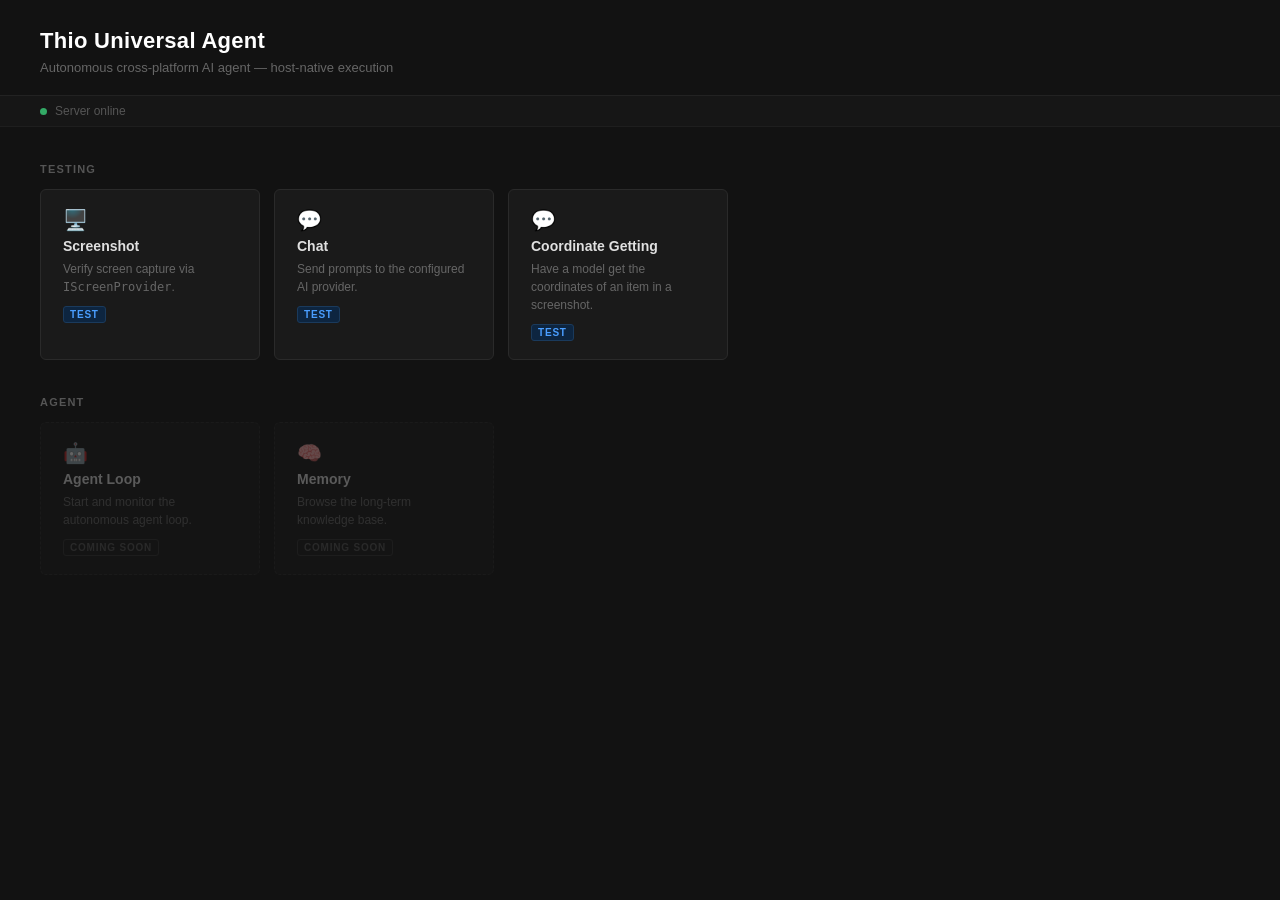
<file: wwwroot/index.html>
﻿<!DOCTYPE html>
<html lang="en">
<head>
    <meta charset="UTF-8">
    <meta name="viewport" content="width=device-width, initial-scale=1.0">
    <title>Thio Universal Agent</title>
    <style>
        *, *::before, *::after { box-sizing: border-box; margin: 0; padding: 0; }

        body {
            background-color: #121212;
            color: #e0e0e0;
            font-family: 'Segoe UI', Tahoma, Geneva, Verdana, sans-serif;
            min-height: 100vh;
            display: flex;
            flex-direction: column;
        }

        /* ---- Header ---- */
        header {
            padding: 28px 40px 20px;
            border-bottom: 1px solid #222;
        }

        header h1 {
            font-size: 22px;
            font-weight: 600;
            color: #ffffff;
            letter-spacing: 0.3px;
        }

        header p {
            margin-top: 6px;
            font-size: 13px;
            color: #666;
        }

        /* ---- Status bar ---- */
        #status-bar {
            display: flex;
            align-items: center;
            gap: 8px;
            padding: 8px 40px;
            background-color: #161616;
            border-bottom: 1px solid #1e1e1e;
            font-size: 12px;
            color: #555;
        }

        .status-dot {
            width: 7px;
            height: 7px;
            border-radius: 50%;
            background-color: #33aa66;
            flex-shrink: 0;
        }

        /* ---- Main ---- */
        main {
            flex: 1;
            padding: 36px 40px;
            display: flex;
            flex-direction: column;
            gap: 36px;
        }

        section h2 {
            font-size: 11px;
            font-weight: 600;
            text-transform: uppercase;
            letter-spacing: 1.2px;
            color: #555;
            margin-bottom: 14px;
        }

        /* ---- Cards ---- */
        .card-grid {
            display: flex;
            flex-wrap: wrap;
            gap: 14px;
        }

        .card {
            display: flex;
            flex-direction: column;
            gap: 6px;
            padding: 18px 22px;
            background-color: #1a1a1a;
            border: 1px solid #2a2a2a;
            border-radius: 6px;
            text-decoration: none;
            color: inherit;
            width: 220px;
            transition: border-color 0.15s, background-color 0.15s;
        }

        .card:hover {
            background-color: #1f1f1f;
            border-color: #4a9eff;
        }

        .card-icon { font-size: 20px; }

        .card-title {
            font-size: 14px;
            font-weight: 600;
            color: #e0e0e0;
        }

        .card-desc {
            font-size: 12px;
            color: #666;
            line-height: 1.5;
        }

        .card-tag {
            display: inline-block;
            margin-top: 4px;
            font-size: 10px;
            font-weight: 600;
            text-transform: uppercase;
            letter-spacing: 0.8px;
            color: #4a9eff;
            background-color: #0d2540;
            border: 1px solid #1a3a5c;
            border-radius: 3px;
            padding: 2px 6px;
            width: fit-content;
        }

        .card.placeholder {
            opacity: 0.35;
            pointer-events: none;
            border-style: dashed;
        }

        .card.placeholder .card-tag {
            color: #555;
            background-color: transparent;
            border-color: #333;
        }
    </style>
</head>
<body>

    <header>
        <h1>Thio Universal Agent</h1>
        <p>Autonomous cross-platform AI agent — host-native execution</p>
    </header>

    <div id="status-bar">
        <span class="status-dot"></span>
        <span>Server online</span>
    </div>

    <main>

        <section>
            <h2>Testing</h2>
            <div class="card-grid">

                <a class="card" href="/Testing/Screenshot.html">
                    <span class="card-icon">🖥️</span>
                    <span class="card-title">Screenshot</span>
                    <span class="card-desc">Verify screen capture via <code>IScreenProvider</code>.</span>
                    <span class="card-tag">Test</span>
                </a>

                <a class="card" href="/Testing/Test_Chat.html">
                    <span class="card-icon">💬</span>
                    <span class="card-title">Chat</span>
                    <span class="card-desc">Send prompts to the configured AI provider.</span>
                    <span class="card-tag">Test</span>
                </a>


                <a class="card" href="/Testing/Test_CoordinatePrompt.html">
                    <span class="card-icon">💬</span>
                    <span class="card-title">Coordinate Getting</span>
                    <span class="card-desc">Have a model get the coordinates of an item in a screenshot.</span>
                    <span class="card-tag">Test</span>
                </a>

            </div>
        </section>

        <section>
            <h2>Agent</h2>
            <div class="card-grid">

                <div class="card placeholder">
                    <span class="card-icon">🤖</span>
                    <span class="card-title">Agent Loop</span>
                    <span class="card-desc">Start and monitor the autonomous agent loop.</span>
                    <span class="card-tag">Coming soon</span>
                </div>

                <div class="card placeholder">
                    <span class="card-icon">🧠</span>
                    <span class="card-title">Memory</span>
                    <span class="card-desc">Browse the long-term knowledge base.</span>
                    <span class="card-tag">Coming soon</span>
                </div>

            </div>
        </section>

    </main>

</body>
</html>
</file>
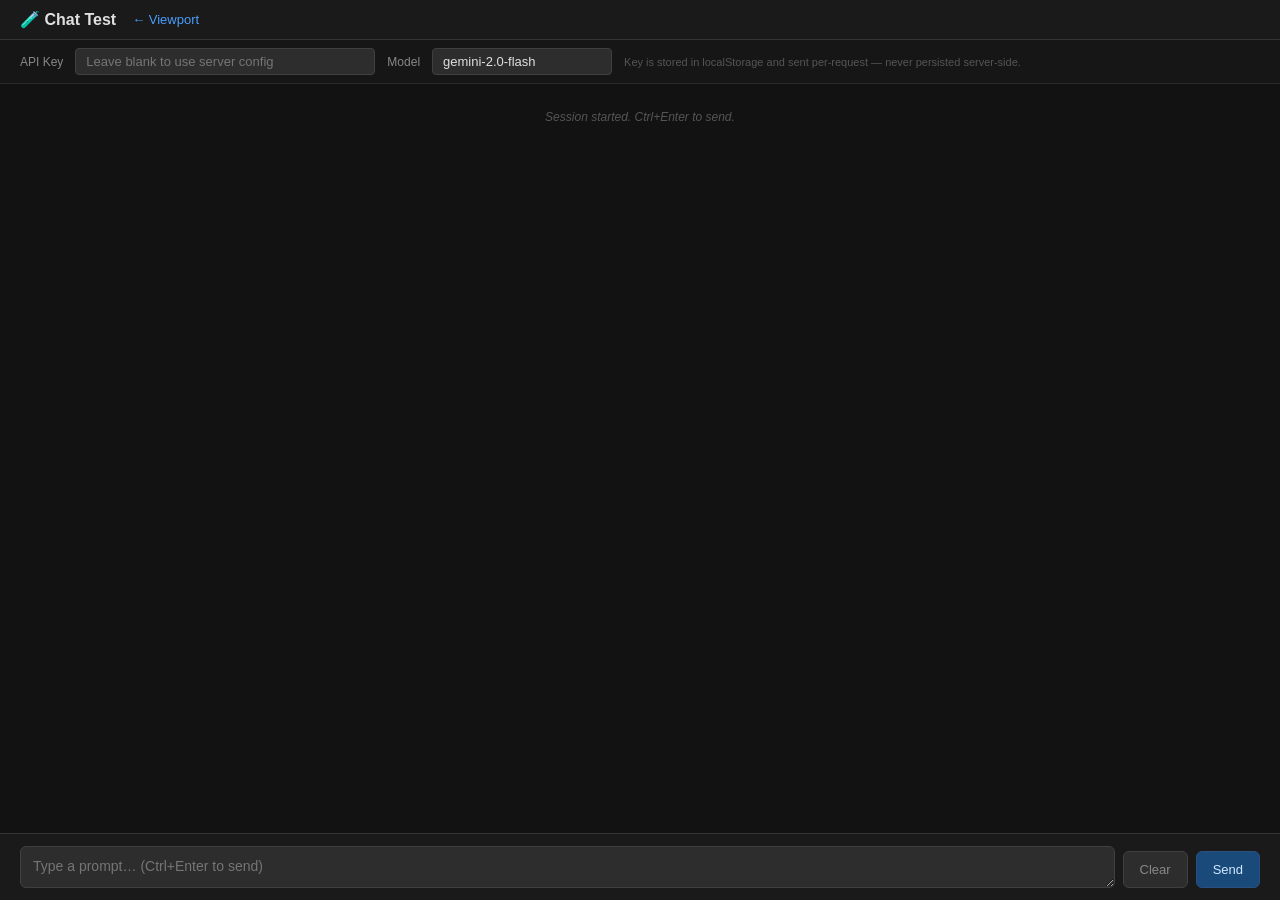
<file: wwwroot/Testing/Test_Chat.html>
<!DOCTYPE html>
<html lang="en">
<head>
    <meta charset="UTF-8">
    <meta name="viewport" content="width=device-width, initial-scale=1.0">
    <title>Chat Test — Thio Agent</title>
    <style>
        *, *::before, *::after { box-sizing: border-box; margin: 0; padding: 0; }

        body {
            background-color: #121212;
            color: #e0e0e0;
            font-family: 'Segoe UI', Tahoma, Geneva, Verdana, sans-serif;
            display: flex;
            flex-direction: column;
            height: 100vh;
            overflow: hidden;
        }

        /* ---- Header ---- */
        header {
            display: flex;
            align-items: center;
            gap: 16px;
            padding: 10px 20px;
            background-color: #1a1a1a;
            border-bottom: 1px solid #333;
            flex-shrink: 0;
        }

        header h1 { font-size: 16px; font-weight: 600; color: #e0e0e0; }

        header a { font-size: 13px; color: #4a9eff; text-decoration: none; }
        header a:hover { text-decoration: underline; }

        /* ---- Config bar ---- */
        #config-bar {
            display: flex;
            gap: 12px;
            align-items: center;
            padding: 8px 20px;
            background-color: #161616;
            border-bottom: 1px solid #2a2a2a;
            flex-shrink: 0;
            flex-wrap: wrap;
        }

        #config-bar label { font-size: 12px; color: #888; white-space: nowrap; }

        #config-bar input {
            background-color: #2d2d2d;
            color: #e0e0e0;
            border: 1px solid #404040;
            border-radius: 4px;
            padding: 5px 10px;
            font-size: 13px;
            font-family: inherit;
        }

        #config-bar input:focus { outline: none; border-color: #4a9eff; }

        #apiKeyInput { width: 300px; }
        #modelInput  { width: 180px; }

        .config-hint { font-size: 11px; color: #555; }

        /* ---- Messages area ---- */
        #messages {
            flex: 1;
            overflow-y: auto;
            padding: 20px;
            display: flex;
            flex-direction: column;
            gap: 14px;
        }

        .msg-row {
            display: flex;
            flex-direction: column;
        }

        .msg-row.user  { align-items: flex-end; }
        .msg-row.ai    { align-items: flex-start; }
        .msg-row.error { align-items: flex-start; }
        .msg-row.system { align-items: center; }

        .msg-label {
            font-size: 11px;
            color: #555;
            margin-bottom: 3px;
            padding: 0 4px;
        }

        .bubble {
            max-width: 75%;
            padding: 10px 14px;
            border-radius: 8px;
            font-size: 14px;
            line-height: 1.6;
            white-space: pre-wrap;
            word-break: break-word;
        }

        .bubble.user {
            background-color: #1e3a5f;
            border: 1px solid #2a5080;
            color: #d0e8ff;
        }

        .bubble.ai {
            background-color: #1e1e1e;
            border: 1px solid #333;
            color: #e0e0e0;
        }

        .bubble.error {
            background-color: #2d1515;
            border: 1px solid #5c2020;
            color: #ff7070;
        }

        .bubble.system {
            background: none;
            border: none;
            color: #555;
            font-size: 12px;
            font-style: italic;
            padding: 4px;
        }

        /* Thinking dots */
        .thinking {
            display: flex;
            gap: 5px;
            align-items: center;
            padding: 12px 14px;
        }

        .thinking span {
            width: 7px;
            height: 7px;
            background-color: #4a9eff;
            border-radius: 50%;
            animation: bounce 1.2s infinite ease-in-out;
        }

        .thinking span:nth-child(2) { animation-delay: 0.2s; }
        .thinking span:nth-child(3) { animation-delay: 0.4s; }

        @keyframes bounce {
            0%, 80%, 100% { transform: scale(0.7); opacity: 0.35; }
            40%            { transform: scale(1);   opacity: 1; }
        }

        /* ---- Input bar ---- */
        #input-bar {
            display: flex;
            gap: 8px;
            padding: 12px 20px;
            background-color: #1a1a1a;
            border-top: 1px solid #333;
            align-items: flex-end;
            flex-shrink: 0;
        }

        #promptInput {
            flex: 1;
            background-color: #2d2d2d;
            color: #e0e0e0;
            border: 1px solid #404040;
            border-radius: 6px;
            padding: 10px 12px;
            font-size: 14px;
            font-family: inherit;
            resize: vertical;
            min-height: 42px;
            max-height: 160px;
            line-height: 1.4;
        }

        #promptInput:focus { outline: none; border-color: #4a9eff; }

        button {
            font-family: inherit;
            border-radius: 6px;
            cursor: pointer;
            font-size: 13px;
            padding: 10px 16px;
            transition: background-color 0.15s;
        }

        #sendBtn {
            background-color: #1a4a7a;
            color: #d0e8ff;
            border: 1px solid #2a5080;
            white-space: nowrap;
        }

        #sendBtn:hover:not(:disabled) { background-color: #215a96; }

        #sendBtn:disabled { opacity: 0.45; cursor: not-allowed; }

        #clearBtn {
            background-color: #2d2d2d;
            color: #888;
            border: 1px solid #404040;
        }

        #clearBtn:hover { background-color: #3a3a3a; color: #ccc; }
    </style>
</head>
<body>

    <header>
        <h1>🧪 Chat Test</h1>
        <a href="/">← Viewport</a>
    </header>

    <div id="config-bar">
        <label for="apiKeyInput">API Key</label>
        <input type="password" id="apiKeyInput" placeholder="Leave blank to use server config" autocomplete="off" spellcheck="false" />
        <label for="modelInput">Model</label>
        <input type="text" id="modelInput" value="gemini-2.0-flash" spellcheck="false" />
        <span class="config-hint">Key is stored in localStorage and sent per-request — never persisted server-side.</span>
    </div>

    <div id="messages"></div>

    <div id="input-bar">
        <textarea id="promptInput" placeholder="Type a prompt… (Ctrl+Enter to send)" rows="1"></textarea>
        <button id="clearBtn">Clear</button>
        <button id="sendBtn">Send</button>
    </div>

    <script>
        const messagesEl  = document.getElementById('messages');
        const promptInput = document.getElementById('promptInput');
        const sendBtn     = document.getElementById('sendBtn');
        const clearBtn    = document.getElementById('clearBtn');
        const apiKeyInput = document.getElementById('apiKeyInput');
        const modelInput  = document.getElementById('modelInput');

        // Restore config from localStorage so it survives page refreshes.
        apiKeyInput.value = localStorage.getItem('test_apiKey') || '';
        modelInput.value  = localStorage.getItem('test_model')  || 'gemini-2.0-flash';

        apiKeyInput.addEventListener('change', () => localStorage.setItem('test_apiKey', apiKeyInput.value));
        modelInput.addEventListener('change',  () => localStorage.setItem('test_model',  modelInput.value));

        appendSystem('Session started. Ctrl+Enter to send.');

        // ---- DOM helpers ----

        function appendSystem(text) {
            const row = document.createElement('div');
            row.className = 'msg-row system';
            const bubble = document.createElement('div');
            bubble.className = 'bubble system';
            bubble.textContent = text;
            row.appendChild(bubble);
            messagesEl.appendChild(row);
            scrollToBottom();
        }

        function appendBubble(role, text) {
            const row = document.createElement('div');
            row.className = `msg-row ${role}`;

            if (role !== 'system') {
                const label = document.createElement('div');
                label.className = 'msg-label';
                label.textContent = role === 'user' ? 'You' : 'AI';
                row.appendChild(label);
            }

            const bubble = document.createElement('div');
            bubble.className = `bubble ${role}`;
            bubble.textContent = text;
            row.appendChild(bubble);
            messagesEl.appendChild(row);
            scrollToBottom();
            return bubble;
        }

        function appendThinking() {
            const row = document.createElement('div');
            row.className = 'msg-row ai';

            const label = document.createElement('div');
            label.className = 'msg-label';
            label.textContent = 'AI';

            const bubble = document.createElement('div');
            bubble.className = 'bubble ai thinking';
            bubble.innerHTML = '<span></span><span></span><span></span>';

            row.appendChild(label);
            row.appendChild(bubble);
            messagesEl.appendChild(row);
            scrollToBottom();
            return row;
        }

        function scrollToBottom() {
            messagesEl.scrollTop = messagesEl.scrollHeight;
        }

        // ---- Send logic ----

        async function sendPrompt() {
            const prompt = promptInput.value.trim();
            if (!prompt) return;

            promptInput.value = '';
            promptInput.style.height = 'auto';
            sendBtn.disabled = true;

            appendBubble('user', prompt);
            const thinkingRow = appendThinking();

            try {
                const response = await fetch('/api/test/chat', {
                    method: 'POST',
                    headers: { 'Content-Type': 'application/json' },
                    body: JSON.stringify({
                        prompt,
                        apiKey: apiKeyInput.value.trim() || null,
                        model:  modelInput.value.trim()  || null
                    })
                });

                thinkingRow.remove();

                if (!response.ok) {
                    const body = await response.text();
                    appendBubble('error', `HTTP ${response.status}: ${body}`);
                    return;
                }

                const data = await response.json();
                appendBubble('ai', data.text ?? data.Text ?? '(empty response)');

            } catch (err) {
                thinkingRow.remove();
                appendBubble('error', `Network error: ${err.message}`);
            } finally {
                sendBtn.disabled = false;
                promptInput.focus();
            }
        }

        sendBtn.addEventListener('click', sendPrompt);

        promptInput.addEventListener('keydown', e => {
            if (e.key === 'Enter' && e.ctrlKey) {
                e.preventDefault();
                sendPrompt();
            }
        });

        // Auto-expand the textarea as the user types.
        promptInput.addEventListener('input', () => {
            promptInput.style.height = 'auto';
            promptInput.style.height = Math.min(promptInput.scrollHeight, 160) + 'px';
        });

        clearBtn.addEventListener('click', () => {
            messagesEl.innerHTML = '';
            appendSystem('Chat cleared.');
        });
    </script>

</body>
</html>
</file>
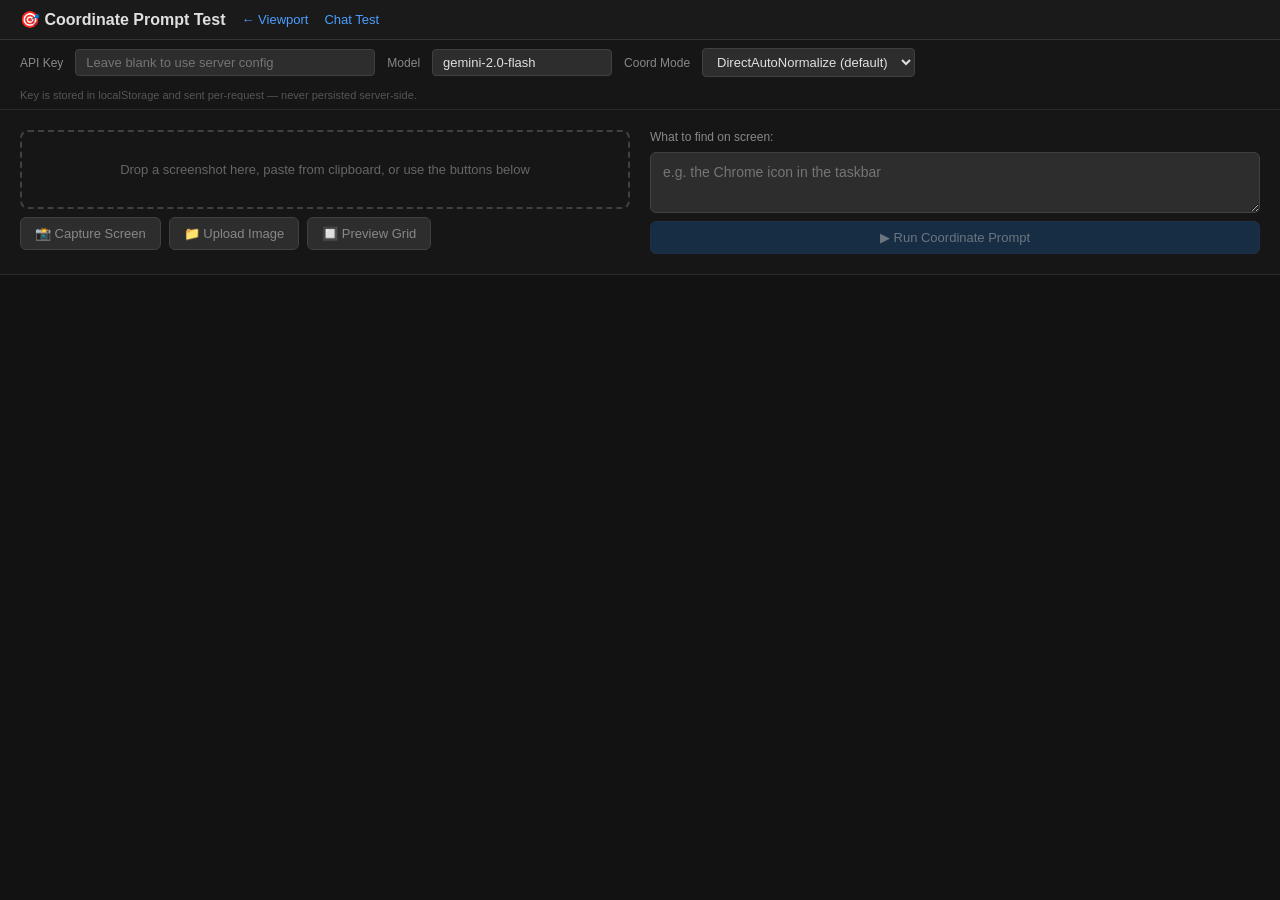
<file: wwwroot/Testing/Test_CoordinatePrompt.html>
<!DOCTYPE html>
<html lang="en">
<head>
    <meta charset="UTF-8">
    <meta name="viewport" content="width=device-width, initial-scale=1.0">
    <title>Coordinate Prompt Test — Thio Agent</title>
    <style>
        *, *::before, *::after { box-sizing: border-box; margin: 0; padding: 0; }

        body {
            background-color: #121212;
            color: #e0e0e0;
            font-family: 'Segoe UI', Tahoma, Geneva, Verdana, sans-serif;
            min-height: 100vh;
        }

        header {
            display: flex;
            align-items: center;
            gap: 16px;
            padding: 10px 20px;
            background-color: #1a1a1a;
            border-bottom: 1px solid #333;
        }

        header h1 { font-size: 16px; font-weight: 600; }
        header a { font-size: 13px; color: #4a9eff; text-decoration: none; }
        header a:hover { text-decoration: underline; }

        /* ---- Config bar ---- */
        #config-bar {
            display: flex;
            gap: 12px;
            align-items: center;
            padding: 8px 20px;
            background-color: #161616;
            border-bottom: 1px solid #2a2a2a;
            flex-shrink: 0;
            flex-wrap: wrap;
        }

        #config-bar label { font-size: 12px; color: #888; white-space: nowrap; }

        #config-bar input {
            background-color: #2d2d2d;
            color: #e0e0e0;
            border: 1px solid #404040;
            border-radius: 4px;
            padding: 5px 10px;
            font-size: 13px;
            font-family: inherit;
        }

        #config-bar input:focus { outline: none; border-color: #4a9eff; }

        #config-bar select {
            background-color: #2d2d2d;
            color: #e0e0e0;
            border: 1px solid #404040;
            border-radius: 4px;
            padding: 5px 10px;
            font-size: 13px;
            font-family: inherit;
            cursor: pointer;
        }

        #config-bar select:focus { outline: none; border-color: #4a9eff; }

        #apiKeyInput { width: 300px; }
        #modelInput  { width: 180px; }

        .config-hint { font-size: 11px; color: #555; }

        /* ---- Input panel ---- */
        #input-panel {
            display: flex;
            gap: 20px;
            padding: 20px;
            background-color: #161616;
            border-bottom: 1px solid #2a2a2a;
            flex-wrap: wrap;
        }

        #screenshot-area { flex: 1; min-width: 280px; }

        #drop-zone {
            border: 2px dashed #404040;
            border-radius: 8px;
            padding: 30px 20px;
            text-align: center;
            color: #666;
            font-size: 13px;
            cursor: pointer;
            transition: border-color 0.2s, color 0.2s;
        }

        #drop-zone.dragover { border-color: #4a9eff; color: #4a9eff; }

        #screenshot-preview {
            display: none;
            max-width: 100%;
            max-height: 200px;
            border-radius: 6px;
            border: 1px solid #333;
            object-fit: contain;
        }

        #screenshot-controls {
            display: flex;
            gap: 8px;
            margin-top: 8px;
            flex-wrap: wrap;
        }

        #prompt-area {
            flex: 1;
            min-width: 280px;
            display: flex;
            flex-direction: column;
            gap: 8px;
        }

        #prompt-area label { font-size: 12px; color: #888; }

        #itemInput {
            flex: 1;
            background-color: #2d2d2d;
            color: #e0e0e0;
            border: 1px solid #404040;
            border-radius: 6px;
            padding: 10px 12px;
            font-size: 14px;
            font-family: inherit;
            resize: vertical;
            min-height: 60px;
            line-height: 1.4;
        }

        #itemInput:focus { outline: none; border-color: #4a9eff; }

        button {
            font-family: inherit;
            border-radius: 6px;
            cursor: pointer;
            font-size: 13px;
            padding: 8px 14px;
            transition: background-color 0.15s;
        }

        .btn-primary {
            background-color: #1a4a7a;
            color: #d0e8ff;
            border: 1px solid #2a5080;
        }
        .btn-primary:hover:not(:disabled) { background-color: #215a96; }
        .btn-primary:disabled { opacity: 0.45; cursor: not-allowed; }

        .btn-secondary {
            background-color: #2d2d2d;
            color: #888;
            border: 1px solid #404040;
        }
        .btn-secondary:hover { background-color: #3a3a3a; color: #ccc; }

        .btn-danger {
            background-color: #2d1515;
            border: 1px solid #5c2020;
            color: #ff9090;
        }
        .btn-danger:hover { background-color: #5c2020; color: #ffcccc; }

        /* ---- Results ---- */
        #results-panel {
            padding: 20px;
        }

        #results-panel h2 {
            font-size: 15px;
            color: #888;
            margin-bottom: 16px;
            text-transform: uppercase;
            letter-spacing: 1px;
        }

        /* ---- Step card ---- */
        .step-card {
            background-color: #1a1a1a;
            border: 1px solid #2a2a2a;
            border-radius: 8px;
            margin-bottom: 16px;
            overflow: hidden;
        }

        .step-header {
            padding: 10px 16px;
            background-color: #1e1e1e;
            border-bottom: 1px solid #2a2a2a;
            display: flex;
            justify-content: space-between;
            align-items: center;
        }

        .step-header .step-title {
            font-size: 13px;
            font-weight: 600;
            color: #4a9eff;
        }

        .step-header .step-coords {
            font-size: 13px;
            color: #888;
            font-family: 'Consolas', monospace;
        }

        .step-header .step-coords.failed { color: #ff7070; }

        .step-body {
            display: flex;
            gap: 12px;
            padding: 12px 16px;
            flex-wrap: wrap;
        }

        .step-img-col {
            flex: 1;
            min-width: 200px;
            display: flex;
            flex-direction: column;
            gap: 4px;
        }

        .step-img-col .img-label {
            font-size: 11px;
            color: #666;
            text-transform: uppercase;
            letter-spacing: 0.5px;
        }

        .step-img-col img {
            width: 100%;
            border-radius: 4px;
            border: 1px solid #333;
            object-fit: contain;
            background-color: #000;
            cursor: pointer;
        }

        .step-ai-text {
            padding: 8px 16px 12px;
            border-top: 1px solid #2a2a2a;
            font-size: 12px;
            color: #888;
        }

        .step-ai-text span { color: #e0e0e0; font-family: 'Consolas', monospace; }

        /* ---- Final result ---- */
        #final-result {
            background: linear-gradient(135deg, #0d2137 0%, #162436 100%);
            border: 1px solid #1e4a6e;
            border-radius: 8px;
            padding: 20px 24px;
            margin-top: 8px;
            text-align: center;
        }

        #final-result .label {
            font-size: 12px;
            color: #6aa3d4;
            text-transform: uppercase;
            letter-spacing: 1px;
            margin-bottom: 8px;
        }

        #final-result .coords {
            font-size: 28px;
            font-weight: 700;
            font-family: 'Consolas', monospace;
            color: #d0e8ff;
        }

        /* ---- Loading ---- */
        #loading {
            display: none;
            padding: 40px 20px;
            text-align: center;
        }

        #loading .spinner {
            display: flex;
            justify-content: center;
            gap: 6px;
            margin-bottom: 12px;
        }

        #loading .spinner span {
            width: 10px;
            height: 10px;
            background-color: #4a9eff;
            border-radius: 50%;
            animation: bounce 1.2s infinite ease-in-out;
        }
        #loading .spinner span:nth-child(2) { animation-delay: 0.2s; }
        #loading .spinner span:nth-child(3) { animation-delay: 0.4s; }

        @keyframes bounce {
            0%, 80%, 100% { transform: scale(0.7); opacity: 0.35; }
            40%            { transform: scale(1);   opacity: 1; }
        }

        #loading .loading-text { font-size: 13px; color: #666; }

        /* ---- Image lightbox ---- */
        #lightbox {
            display: none;
            position: fixed;
            inset: 0;
            background: rgba(0,0,0,0.85);
            z-index: 100;
            justify-content: center;
            align-items: center;
            cursor: zoom-out;
        }

        #lightbox img {
            max-width: 95vw;
            max-height: 95vh;
            object-fit: contain;
            border-radius: 4px;
        }
    </style>
</head>
<body>

    <header>
        <h1>🎯 Coordinate Prompt Test</h1>
        <a href="/">← Viewport</a>
        <a href="/Testing/Test_Chat.html">Chat Test</a>
    </header>

    <div id="config-bar">
        <label for="apiKeyInput">API Key</label>
        <input type="password" id="apiKeyInput" placeholder="Leave blank to use server config" autocomplete="off" spellcheck="false" />
        <label for="modelInput">Model</label>
        <input type="text" id="modelInput" value="gemini-2.0-flash" spellcheck="false" />
        <label for="coordinateModeSelect">Coord Mode</label>
        <select id="coordinateModeSelect">
            <option value="DirectAutoNormalize">DirectAutoNormalize (default)</option>
            <option value="Direct">Direct</option>
            <option value="Zoom">Zoom</option>
        </select>
        <span class="config-hint">Key is stored in localStorage and sent per-request — never persisted server-side.</span>
    </div>

    <div id="input-panel">
        <div id="screenshot-area">
            <div id="drop-zone">Drop a screenshot here, paste from clipboard, or use the buttons below</div>
            <img id="screenshot-preview" alt="screenshot" />
            <div id="screenshot-controls">
                <button class="btn-secondary" id="captureBtn">📸 Capture Screen</button>
                <button class="btn-secondary" id="uploadBtn">📁 Upload Image</button>
                <input type="file" id="fileInput" accept="image/*" style="display:none" />
                <button class="btn-secondary" id="previewGridBtn" disabled>🔲 Preview Grid</button>
                <button class="btn-danger" id="clearScreenshotBtn" style="display:none">✕ Clear</button>
            </div>
        </div>
        <div id="prompt-area">
            <label for="itemInput">What to find on screen:</label>
            <textarea id="itemInput" placeholder="e.g. the Chrome icon in the taskbar"></textarea>
            <button class="btn-primary" id="runBtn" disabled>▶ Run Coordinate Prompt</button>
        </div>
    </div>

    <div id="grid-preview-panel" style="display:none; padding: 16px 20px; background-color: #161616; border-bottom: 1px solid #2a2a2a;">
        <div style="font-size: 12px; color: #888; margin-bottom: 8px; text-transform: uppercase; letter-spacing: 1px;">Grid Overlay Preview</div>
        <img id="grid-preview-img" alt="grid preview" style="max-width: 100%; max-height: 350px; border-radius: 4px; border: 1px solid #333; object-fit: contain; background-color: #000; cursor: pointer;" />
    </div>

    <div id="loading">
        <div class="spinner"><span></span><span></span><span></span></div>
        <div class="loading-text">Running coordinate prompt… this involves multiple AI calls and may take a moment.</div>
    </div>

    <div id="results-panel" style="display:none">
        <h2>Iteration Steps</h2>
        <div id="steps-container"></div>
        <div id="final-result"></div>
    </div>

    <div id="lightbox"><img id="lightbox-img" alt="full size" /></div>

    <script>
        const dropZone         = document.getElementById('drop-zone');
        const preview          = document.getElementById('screenshot-preview');
        const captureBtn       = document.getElementById('captureBtn');
        const uploadBtn        = document.getElementById('uploadBtn');
        const fileInput        = document.getElementById('fileInput');
        const clearBtn         = document.getElementById('clearScreenshotBtn');
        const previewGridBtn   = document.getElementById('previewGridBtn');
        const gridPreviewPanel = document.getElementById('grid-preview-panel');
        const gridPreviewImg   = document.getElementById('grid-preview-img');
        const itemInput        = document.getElementById('itemInput');
        const runBtn           = document.getElementById('runBtn');
        const loadingEl        = document.getElementById('loading');
        const resultsPanel     = document.getElementById('results-panel');
        const stepsContainer   = document.getElementById('steps-container');
        const finalResultEl    = document.getElementById('final-result');
        const lightbox         = document.getElementById('lightbox');
        const lightboxImg      = document.getElementById('lightbox-img');
        const apiKeyInput      = document.getElementById('apiKeyInput');
        const modelInput       = document.getElementById('modelInput');
        const coordinateModeSelect = document.getElementById('coordinateModeSelect');

        let screenshotBase64 = null;

        // Restore config from localStorage so it survives page refreshes (shared with Chat test page).
        apiKeyInput.value = localStorage.getItem('test_apiKey') || '';
        modelInput.value  = localStorage.getItem('test_model')  || 'gemini-2.0-flash';
        coordinateModeSelect.value = localStorage.getItem('test_coordinateMode') || 'DirectAutoNormalize';

        apiKeyInput.addEventListener('change', () => localStorage.setItem('test_apiKey', apiKeyInput.value));
        modelInput.addEventListener('change',  () => localStorage.setItem('test_model',  modelInput.value));
        coordinateModeSelect.addEventListener('change', () => localStorage.setItem('test_coordinateMode', coordinateModeSelect.value));

        // ---- Screenshot handling ----

        function loadScreenshotFromDataUrl(dataUrl) {
            screenshotBase64 = dataUrl.split(',')[1];
            preview.src = dataUrl;
            preview.style.display = 'block';
            dropZone.style.display = 'none';
            clearBtn.style.display = '';
            updateRunBtn();
        }

        function clearScreenshot() {
            screenshotBase64 = null;
            preview.src = '';
            preview.style.display = 'none';
            dropZone.style.display = '';
            clearBtn.style.display = 'none';
            fileInput.value = '';
            gridPreviewPanel.style.display = 'none';
            gridPreviewImg.src = '';
            updateRunBtn();
        }

        function updateRunBtn() {
            runBtn.disabled = !screenshotBase64 || !itemInput.value.trim();
            previewGridBtn.disabled = !screenshotBase64;
        }

        function loadFile(file) {
            const reader = new FileReader();
            reader.onload = e => loadScreenshotFromDataUrl(e.target.result);
            reader.readAsDataURL(file);
        }

        uploadBtn.addEventListener('click', () => fileInput.click());
        fileInput.addEventListener('change', () => { if (fileInput.files[0]) loadFile(fileInput.files[0]); });
        clearBtn.addEventListener('click', clearScreenshot);
        itemInput.addEventListener('input', updateRunBtn);

        captureBtn.addEventListener('click', async () => {
            captureBtn.disabled = true;
            captureBtn.textContent = '⏳ Capturing…';
            try {
                const resp = await fetch('/api/test/screenshot');
                if (!resp.ok) throw new Error(`HTTP ${resp.status}`);
                const blob = await resp.blob();
                const reader = new FileReader();
                reader.onload = e => loadScreenshotFromDataUrl(e.target.result);
                reader.readAsDataURL(blob);
            } catch (err) {
                alert('Capture failed: ' + err.message);
            } finally {
                captureBtn.disabled = false;
                captureBtn.textContent = '📸 Capture Screen';
            }
        });

        // Drag & drop
        dropZone.addEventListener('dragover', e => { e.preventDefault(); dropZone.classList.add('dragover'); });
        dropZone.addEventListener('dragleave', () => dropZone.classList.remove('dragover'));
        dropZone.addEventListener('drop', e => {
            e.preventDefault();
            dropZone.classList.remove('dragover');
            if (e.dataTransfer.files[0]) loadFile(e.dataTransfer.files[0]);
        });

        // Paste
        document.addEventListener('paste', e => {
            const items = e.clipboardData?.items;
            if (!items) return;
            for (const item of items) {
                if (item.type.startsWith('image/')) {
                    e.preventDefault();
                    const file = item.getAsFile();
                    if (file) loadFile(file);
                    break;
                }
            }
        });

        // ---- Lightbox ----

        lightbox.addEventListener('click', () => lightbox.style.display = 'none');
        document.addEventListener('keydown', e => { if (e.key === 'Escape') lightbox.style.display = 'none'; });

        function openLightbox(src) {
            lightboxImg.src = src;
            lightbox.style.display = 'flex';
        }

        // ---- Preview Grid ----

        previewGridBtn.addEventListener('click', async () => {
            if (!screenshotBase64) return;
            previewGridBtn.disabled = true;
            previewGridBtn.textContent = '⏳ Generating…';
            try {
                const resp = await fetch('/api/test/make-grid-image', {
                    method: 'POST',
                    headers: { 'Content-Type': 'application/json' },
                    body: JSON.stringify({ screenshotBase64 })
                });
                if (!resp.ok) {
                    const body = await resp.text();
                    alert('Grid preview failed: ' + body);
                    return;
                }
                const blob = await resp.blob();
                const url = URL.createObjectURL(blob);
                gridPreviewImg.src = url;
                gridPreviewPanel.style.display = '';
            } catch (err) {
                alert('Grid preview failed: ' + err.message);
            } finally {
                previewGridBtn.textContent = '🔲 Preview Grid';
                updateRunBtn();
            }
        });

        gridPreviewImg.addEventListener('click', () => openLightbox(gridPreviewImg.src));

        // ---- Run ----

        runBtn.addEventListener('click', runCoordinatePrompt);

        async function runCoordinatePrompt() {
            if (!screenshotBase64 || !itemInput.value.trim()) return;

            runBtn.disabled = true;
            loadingEl.style.display = '';
            resultsPanel.style.display = 'none';
            stepsContainer.innerHTML = '';
            finalResultEl.innerHTML = '';

            try {
                const resp = await fetch('/api/test/coordinate-prompt', {
                    method: 'POST',
                    headers: { 'Content-Type': 'application/json' },
                    body: JSON.stringify({
                        screenshotBase64,
                        itemToIdentify: itemInput.value.trim(),
                        apiKey: apiKeyInput.value.trim() || null,
                        model:  modelInput.value.trim()  || null,
                        mode:   coordinateModeSelect.value || null
                    })
                });

                loadingEl.style.display = 'none';

                if (!resp.ok) {
                    const body = await resp.text();
                    resultsPanel.style.display = '';
                    stepsContainer.innerHTML = `<div class="step-card"><div class="step-header"><span class="step-title" style="color:#ff7070">Error</span></div><div class="step-ai-text"><span>${escapeHtml(body)}</span></div></div>`;
                    return;
                }

                const data = await resp.json();
                resultsPanel.style.display = '';

                for (const step of data.steps) {
                    const card = document.createElement('div');
                    card.className = 'step-card';

                    const hasParsed = step.parsedX != null && step.parsedY != null;
                    const coordText = hasParsed
                        ? `X: ${step.parsedX.toFixed(1)}, Y: ${step.parsedY.toFixed(1)}`
                        : 'parse failed';

                    card.innerHTML = `
                        <div class="step-header">
                            <span class="step-title">Step ${step.stepNumber}</span>
                            <span class="step-coords ${hasParsed ? '' : 'failed'}">${coordText}</span>
                        </div>
                        <div class="step-body">
                            <div class="step-img-col">
                                <span class="img-label">Sent to AI</span>
                                <img src="data:image/png;base64,${step.gridImageBase64}" alt="grid" />
                            </div>
                            <div class="step-img-col">
                                <span class="img-label">AI's Answer Marked</span>
                                <img src="data:image/png;base64,${step.annotatedImageBase64}" alt="annotated" />
                            </div>
                        </div>
                        <div class="step-ai-text">AI response: <span>${escapeHtml(step.aiResponseText)}</span></div>
                    `;

                    card.querySelectorAll('img').forEach(img => {
                        img.addEventListener('click', () => openLightbox(img.src));
                    });

                    stepsContainer.appendChild(card);
                }

                finalResultEl.innerHTML = `
                    <div class="label">Final Screen Coordinates</div>
                    <div class="coords">(${data.finalScreenX.toFixed(1)}, ${data.finalScreenY.toFixed(1)})</div>
                `;

            } catch (err) {
                loadingEl.style.display = 'none';
                resultsPanel.style.display = '';
                stepsContainer.innerHTML = `<div class="step-card"><div class="step-header"><span class="step-title" style="color:#ff7070">Error</span></div><div class="step-ai-text"><span>${escapeHtml(err.message)}</span></div></div>`;
            } finally {
                runBtn.disabled = false;
                updateRunBtn();
            }
        }

        function escapeHtml(text) {
            const div = document.createElement('div');
            div.textContent = text;
            return div.innerHTML;
        }
    </script>

</body>
</html>
</file>
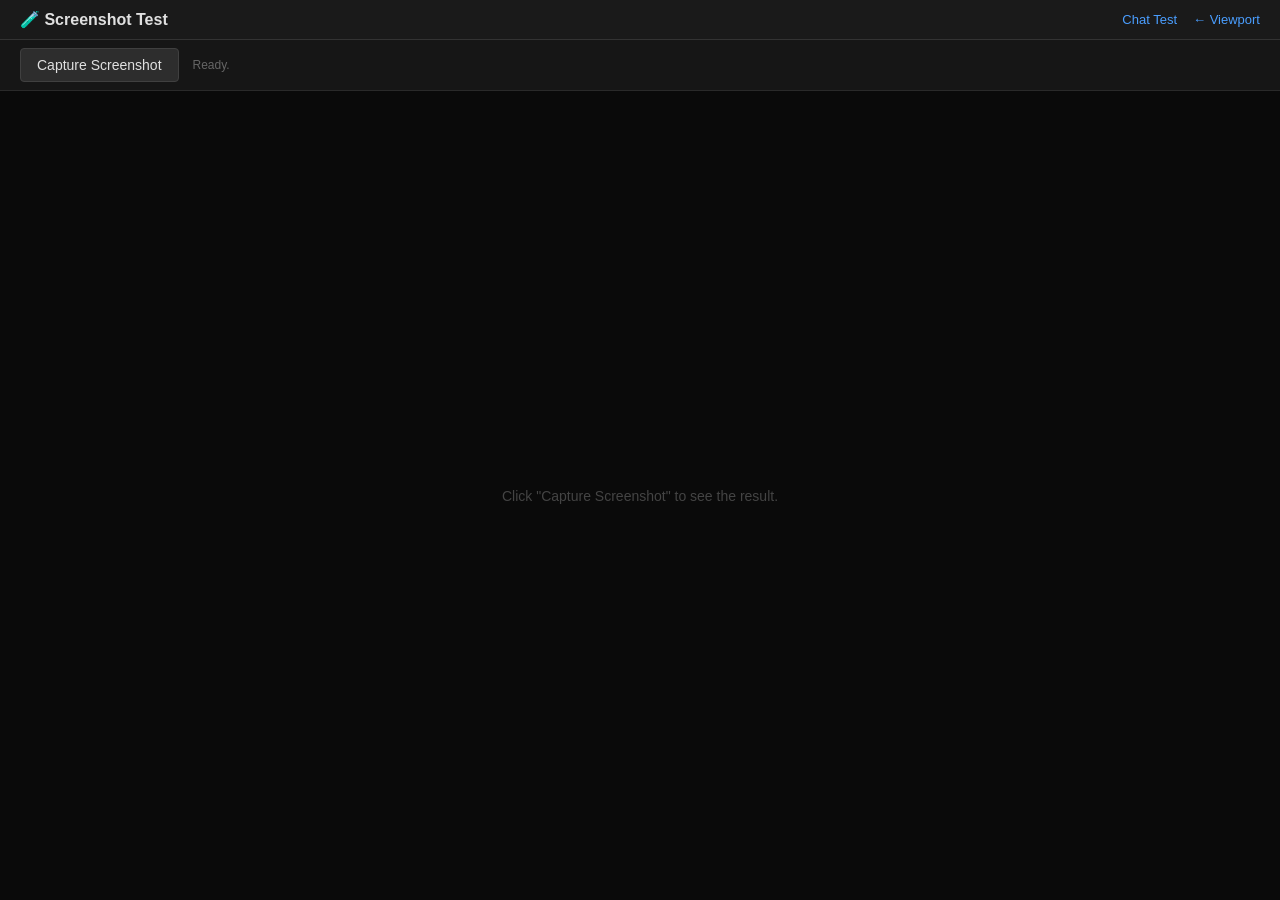
<file: src/wwwroot/Testing/Screenshot.html>
<!DOCTYPE html>
<html lang="en">
<head>
    <meta charset="UTF-8">
    <meta name="viewport" content="width=device-width, initial-scale=1.0">
    <title>Screenshot Test — Thio Agent</title>
    <style>
        *, *::before, *::after { box-sizing: border-box; margin: 0; padding: 0; }

        body {
            background-color: #121212;
            color: #e0e0e0;
            font-family: 'Segoe UI', Tahoma, Geneva, Verdana, sans-serif;
            display: flex;
            flex-direction: column;
            height: 100vh;
            overflow: hidden;
        }

        header {
            display: flex;
            align-items: center;
            gap: 16px;
            padding: 10px 20px;
            background-color: #1a1a1a;
            border-bottom: 1px solid #333;
            flex-shrink: 0;
        }

        header h1 { font-size: 16px; font-weight: 600; color: #e0e0e0; }

        nav { display: flex; gap: 16px; margin-left: auto; }
        nav a { font-size: 13px; color: #4a9eff; text-decoration: none; }
        nav a:hover { text-decoration: underline; }

        #toolbar {
            display: flex;
            align-items: center;
            gap: 14px;
            padding: 8px 20px;
            background-color: #161616;
            border-bottom: 1px solid #2a2a2a;
            flex-shrink: 0;
        }

        button {
            background-color: #2d2d2d;
            color: #e0e0e0;
            border: 1px solid #404040;
            padding: 8px 16px;
            cursor: pointer;
            border-radius: 4px;
            font-size: 14px;
            font-family: inherit;
            transition: background-color 0.15s;
        }

        button:hover:not(:disabled) { background-color: #3d3d3d; }
        button:disabled { opacity: 0.45; cursor: not-allowed; }

        #status { font-size: 12px; color: #666; }
        #status.ok    { color: #55cc88; }
        #status.error { color: #ff7070; }

        #imageContainer {
            flex: 1;
            overflow: auto;
            display: flex;
            justify-content: center;
            align-items: flex-start;
            padding: 20px;
            background-color: #0a0a0a;
        }

        #placeholder {
            color: #444;
            font-size: 14px;
            align-self: center;
        }

        #screenshot {
            display: none;
            max-width: 100%;
            border: 1px solid #333;
            border-radius: 4px;
        }
    </style>
</head>
<body>

    <header>
        <h1>🧪 Screenshot Test</h1>
        <nav>
            <a href="/Testing/Test_Chat.html">Chat Test</a>
            <a href="/">← Viewport</a>
        </nav>
    </header>

    <div id="toolbar">
        <button id="captureBtn">Capture Screenshot</button>
        <span id="status">Ready.</span>
    </div>

    <div id="imageContainer">
        <p id="placeholder">Click "Capture Screenshot" to see the result.</p>
        <img id="screenshot" alt="Captured screenshot" />
    </div>

    <script>
        const captureBtn    = document.getElementById('captureBtn');
        const statusEl      = document.getElementById('status');
        const screenshotImg = document.getElementById('screenshot');
        const placeholder   = document.getElementById('placeholder');

        async function capture() {
            captureBtn.disabled = true;
            statusEl.className  = '';
            statusEl.textContent = 'Capturing…';

            try {
                const response = await fetch('/api/test/screenshot');

                if (!response.ok) {
                    const body = await response.text();
                    throw new Error(`HTTP ${response.status}: ${body}`);
                }

                const blob = await response.blob();
                const url  = URL.createObjectURL(blob);

                if (screenshotImg.src) URL.revokeObjectURL(screenshotImg.src);
                screenshotImg.onload = () => URL.revokeObjectURL(url);
                screenshotImg.src = url;
                screenshotImg.style.display = 'block';
                placeholder.style.display   = 'none';

                statusEl.className   = 'ok';
                statusEl.textContent = `Captured at ${new Date().toLocaleTimeString()}`;
            } catch (err) {
                statusEl.className   = 'error';
                statusEl.textContent = err.message;
            } finally {
                captureBtn.disabled = false;
            }
        }

        captureBtn.addEventListener('click', capture);
    </script>

</body>
</html>
</file>
